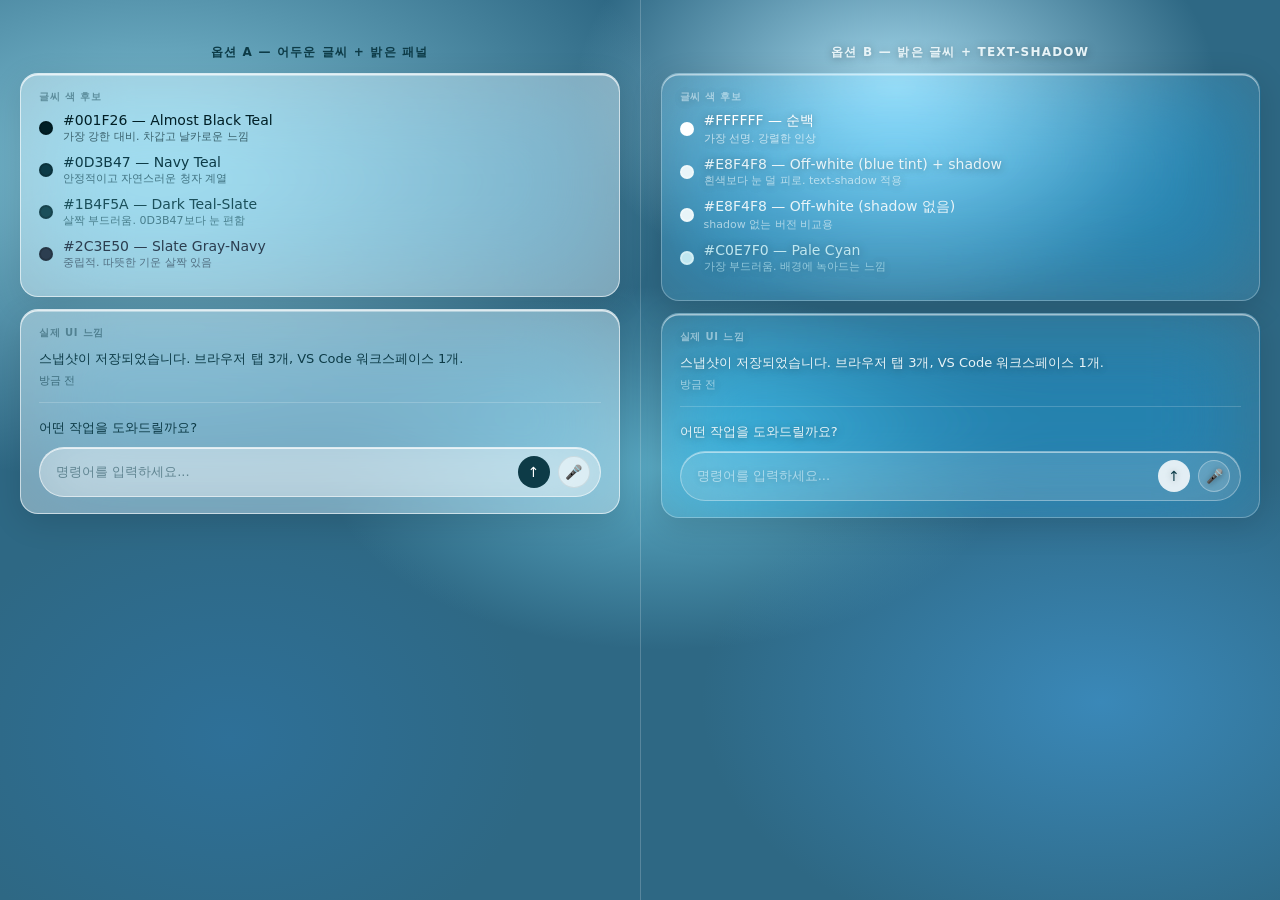
<file: preview_text_options.html>
<!DOCTYPE html>
<html lang="ko">
<head>
  <meta charset="UTF-8" />
  <title>Amadda — 글씨 색 비교</title>
  <style>
    * { box-sizing: border-box; margin: 0; padding: 0; }

    body {
      font-family: 'Segoe UI', system-ui, sans-serif;
      min-height: 100vh;
      display: flex;
      /* 실제 앱과 동일한 배경 */
      background:
        radial-gradient(ellipse 75% 65% at 12% 18%,  #82c4d8 0%, transparent 55%),
        radial-gradient(ellipse 60% 55% at 86% 78%,  #3a88b8 0%, transparent 52%),
        radial-gradient(ellipse 50% 48% at 70% 10%,  #a4d8ec 0%, transparent 50%),
        radial-gradient(ellipse 48% 52% at 18% 82%,  #2e7098 0%, transparent 50%),
        radial-gradient(ellipse 55% 42% at 52% 52%,  #5aaac4 0%, transparent 48%),
        #2e6884;
    }

    .container {
      display: flex;
      width: 100%;
      min-height: 100vh;
    }

    /* ── 공통 라벨 ── */
    .label {
      text-align: center;
      font-size: 12px;
      font-weight: 700;
      letter-spacing: 0.1em;
      text-transform: uppercase;
      padding: 20px 0 12px;
    }

    /* ══════════════════════════════════
       옵션 A — 어두운 글씨 + 밝은 패널
    ══════════════════════════════════ */
    .side-a {
      flex: 1;
      padding: 24px 20px;
      border-right: 1px solid rgba(255,255,255,0.20);
    }

    .side-a .label { color: #0D3B47; text-shadow: none; }

    .side-a .card {
      background: rgba(255, 255, 255, 0.38);
      backdrop-filter: blur(48px) brightness(1.05) saturate(1.4);
      -webkit-backdrop-filter: blur(48px) brightness(1.05) saturate(1.4);
      border: 1px solid rgba(255,255,255,0.60);
      box-shadow:
        inset 0 1.5px 0 rgba(255,255,255,0.75),
        0 8px 32px rgba(0,0,0,0.12);
      border-radius: 18px;
      padding: 16px 18px;
      margin-bottom: 12px;
    }

    /* 글씨 색 후보들 */
    .a-v1 { color: #001F26; }
    .a-v2 { color: #0D3B47; }
    .a-v3 { color: #1B4F5A; }
    .a-v4 { color: #2C3E50; }

    .swatch {
      display: flex;
      align-items: center;
      gap: 10px;
      margin-bottom: 10px;
    }
    .swatch-dot {
      width: 14px; height: 14px;
      border-radius: 50%;
      border: 2px solid rgba(0,0,0,0.15);
      flex-shrink: 0;
    }
    .swatch-text { font-size: 14px; font-weight: 500; }
    .swatch-sub  { font-size: 11px; opacity: 0.65; margin-top: 1px; }
    .hex { font-size: 10px; font-weight: 700; letter-spacing: 0.05em; opacity: 0.55; }

    .sample-body {
      font-size: 13px;
      line-height: 1.65;
      margin-top: 4px;
    }
    .sample-muted { opacity: 0.60; font-size: 11px; margin-top: 4px; }

    .input-mock {
      display: flex;
      align-items: center;
      gap: 8px;
      border-radius: 28px;
      padding: 8px 10px 8px 16px;
      margin-top: 8px;
      font-size: 13px;
    }
    .input-mock span { flex: 1; opacity: 0.50; }
    .btn-mock {
      width: 32px; height: 32px;
      border-radius: 50%;
      display: flex; align-items: center; justify-content: center;
      font-size: 14px;
    }

    /* ── 옵션 A 입력창 ── */
    .side-a .input-mock {
      background: rgba(255,255,255,0.30);
      backdrop-filter: blur(30px);
      border: 1px solid rgba(255,255,255,0.55);
      box-shadow: inset 0 1px 0 rgba(255,255,255,0.70);
    }
    .side-a .btn-send { background: #0D3B47; color: #fff; }
    .side-a .btn-mic  { background: rgba(255,255,255,0.50); color: #0D3B47; border: 1px solid rgba(0,0,0,0.08); }


    /* ══════════════════════════════════
       옵션 B — 밝은 글씨 + text-shadow
    ══════════════════════════════════ */
    .side-b {
      flex: 1;
      padding: 24px 20px;
    }

    .side-b .label {
      color: #E8F4F8;
      text-shadow: 0 1px 8px rgba(0,0,0,0.35);
    }

    .side-b .card {
      background: rgba(255, 255, 255, 0.08);
      backdrop-filter: blur(48px) brightness(1.08) saturate(1.6);
      -webkit-backdrop-filter: blur(48px) brightness(1.08) saturate(1.6);
      border: 1px solid rgba(255,255,255,0.28);
      box-shadow:
        inset 0 1.5px 0 rgba(255,255,255,0.55),
        0 8px 32px rgba(0,0,0,0.14);
      border-radius: 18px;
      padding: 16px 18px;
      margin-bottom: 12px;
    }

    .b-v1 { color: #FFFFFF;  text-shadow: 0 1px 8px rgba(0,0,0,0.40); }
    .b-v2 { color: #E8F4F8;  text-shadow: 0 1px 8px rgba(0,0,0,0.40); }
    .b-v3 { color: #C0E7F0;  text-shadow: 0 1px 8px rgba(0,0,0,0.38); }
    /* text-shadow 없는 버전도 비교 */
    .b-v2-plain { color: #E8F4F8; }

    /* ── 옵션 B 입력창 ── */
    .side-b .input-mock {
      background: rgba(255,255,255,0.10);
      backdrop-filter: blur(30px);
      border: 1px solid rgba(255,255,255,0.32);
      box-shadow: inset 0 1px 0 rgba(255,255,255,0.50);
      color: #fff;
      text-shadow: 0 1px 6px rgba(0,0,0,0.35);
    }
    .side-b .btn-send { background: rgba(255,255,255,0.85); color: #0D3B47; }
    .side-b .btn-mic  { background: rgba(255,255,255,0.14); color: #E8F4F8; border: 1px solid rgba(255,255,255,0.32); }

    /* ── 구분선 & 소제목 ── */
    .divider {
      height: 1px;
      background: rgba(255,255,255,0.18);
      margin: 14px 0;
    }
    .section-title {
      font-size: 10px;
      font-weight: 700;
      text-transform: uppercase;
      letter-spacing: 0.08em;
      margin-bottom: 8px;
      opacity: 0.45;
    }
  </style>
</head>
<body>
<div class="container">

  <!-- ═══ 옵션 A ═══ -->
  <div class="side-a">
    <div class="label">옵션 A — 어두운 글씨 + 밝은 패널</div>

    <!-- 후보 색상들 -->
    <div class="card">
      <div class="section-title a-v2">글씨 색 후보</div>

      <div class="swatch">
        <div class="swatch-dot" style="background:#001F26"></div>
        <div>
          <div class="swatch-text a-v1">#001F26 — Almost Black Teal</div>
          <div class="swatch-sub a-v1">가장 강한 대비. 차갑고 날카로운 느낌</div>
        </div>
      </div>

      <div class="swatch">
        <div class="swatch-dot" style="background:#0D3B47"></div>
        <div>
          <div class="swatch-text a-v2">#0D3B47 — Navy Teal</div>
          <div class="swatch-sub a-v2">안정적이고 자연스러운 청자 계열</div>
        </div>
      </div>

      <div class="swatch">
        <div class="swatch-dot" style="background:#1B4F5A"></div>
        <div>
          <div class="swatch-text a-v3">#1B4F5A — Dark Teal-Slate</div>
          <div class="swatch-sub a-v3">살짝 부드러움. 0D3B47보다 눈 편함</div>
        </div>
      </div>

      <div class="swatch">
        <div class="swatch-dot" style="background:#2C3E50"></div>
        <div>
          <div class="swatch-text a-v4">#2C3E50 — Slate Gray-Navy</div>
          <div class="swatch-sub a-v4">중립적. 따뜻한 기운 살짝 있음</div>
        </div>
      </div>
    </div>

    <!-- 실제 UI 모형 -->
    <div class="card">
      <div class="section-title a-v2">실제 UI 느낌</div>
      <div class="sample-body a-v2">스냅샷이 저장되었습니다. 브라우저 탭 3개, VS Code 워크스페이스 1개.</div>
      <div class="sample-muted a-v2">방금 전</div>
      <div class="divider"></div>
      <div class="sample-body a-v2">어떤 작업을 도와드릴까요?</div>
      <div class="input-mock">
        <span class="a-v2">명령어를 입력하세요...</span>
        <div class="btn-mock btn-send">↑</div>
        <div class="btn-mock btn-mic">🎤</div>
      </div>
    </div>
  </div>

  <!-- ═══ 옵션 B ═══ -->
  <div class="side-b">
    <div class="label">옵션 B — 밝은 글씨 + text-shadow</div>

    <!-- 후보 색상들 -->
    <div class="card">
      <div class="section-title b-v1">글씨 색 후보</div>

      <div class="swatch">
        <div class="swatch-dot" style="background:#fff; border-color:rgba(255,255,255,0.3)"></div>
        <div>
          <div class="swatch-text b-v1">#FFFFFF — 순백</div>
          <div class="swatch-sub b-v1">가장 선명. 강렬한 인상</div>
        </div>
      </div>

      <div class="swatch">
        <div class="swatch-dot" style="background:#E8F4F8; border-color:rgba(255,255,255,0.3)"></div>
        <div>
          <div class="swatch-text b-v2">#E8F4F8 — Off-white (blue tint) + shadow</div>
          <div class="swatch-sub b-v2">흰색보다 눈 덜 피로. text-shadow 적용</div>
        </div>
      </div>

      <div class="swatch">
        <div class="swatch-dot" style="background:#E8F4F8; border-color:rgba(255,255,255,0.3)"></div>
        <div>
          <div class="swatch-text b-v2-plain">#E8F4F8 — Off-white (shadow 없음)</div>
          <div class="swatch-sub b-v2-plain">shadow 없는 버전 비교용</div>
        </div>
      </div>

      <div class="swatch">
        <div class="swatch-dot" style="background:#C0E7F0; border-color:rgba(255,255,255,0.3)"></div>
        <div>
          <div class="swatch-text b-v3">#C0E7F0 — Pale Cyan</div>
          <div class="swatch-sub b-v3">가장 부드러움. 배경에 녹아드는 느낌</div>
        </div>
      </div>
    </div>

    <!-- 실제 UI 모형 -->
    <div class="card">
      <div class="section-title b-v1">실제 UI 느낌</div>
      <div class="sample-body b-v2">스냅샷이 저장되었습니다. 브라우저 탭 3개, VS Code 워크스페이스 1개.</div>
      <div class="sample-muted b-v2">방금 전</div>
      <div class="divider"></div>
      <div class="sample-body b-v2">어떤 작업을 도와드릴까요?</div>
      <div class="input-mock">
        <span>명령어를 입력하세요...</span>
        <div class="btn-mock btn-send">↑</div>
        <div class="btn-mock btn-mic">🎤</div>
      </div>
    </div>
  </div>

</div>
</body>
</html>
</file>
